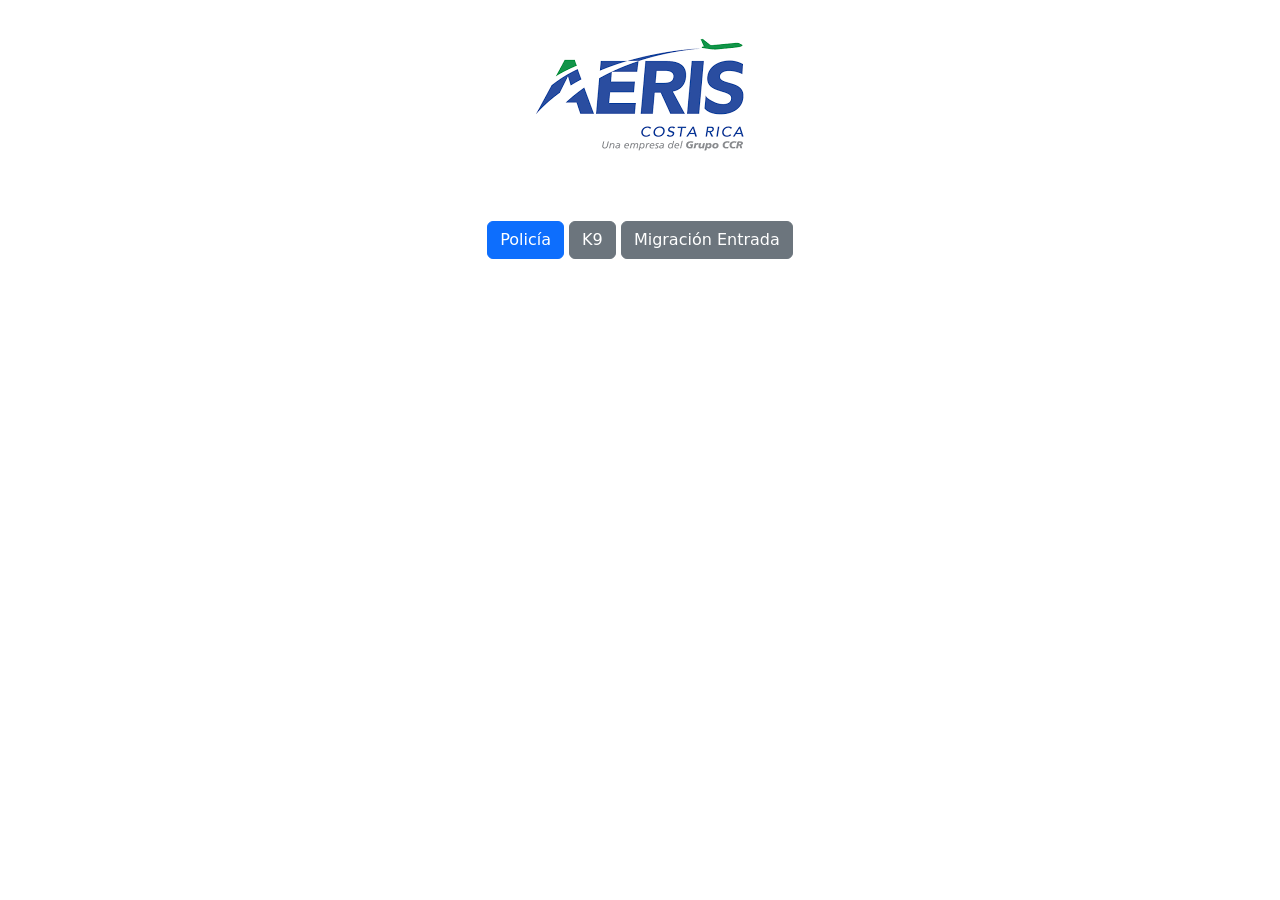
<file: index.html>
<!DOCTYPE html>
<html lang="es">
<head>
    <meta charset="UTF-8">
    <meta name="viewport" content="width=device-width, initial-scale=1.0">
    <title>Enlaces Policía y K9</title>
    <link href="https://cdn.jsdelivr.net/npm/bootstrap@5.3.0/dist/css/bootstrap.min.css" rel="stylesheet">

    <script src="./header/header.js"></script>
</head>
<body>
    <header id="header-container"></header>

    <div class="container text-center mt-5">
        <div class="mt-4">
            <a href="./policia/policia.html" class="btn btn-primary">Policía</a>
            <a href="./k9/k9.html" class="btn btn-secondary">K9</a>
            <a href="./migracionArriba/migracionArriba.html" class="btn btn-secondary">Migración Entrada</a>
        </div>
    </div>

    

    <script src="https://cdn.jsdelivr.net/npm/bootstrap@5.3.0/dist/js/bootstrap.bundle.min.js"></script>
</body>
</html>
</file>
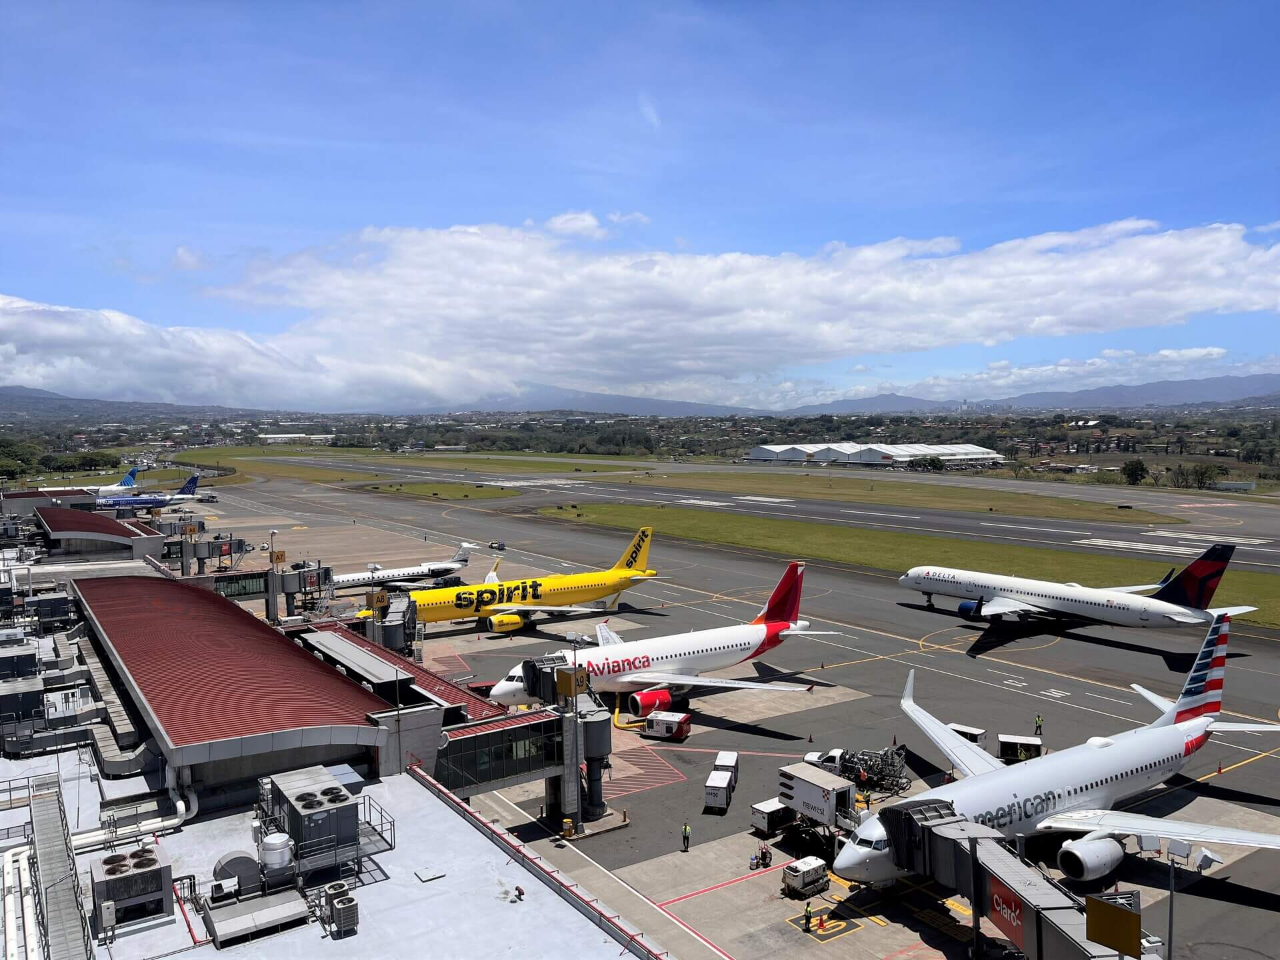
<file: inventario/index.html>
<!DOCTYPE html>
<html lang="es">
<head>
    <meta charset="UTF-8">
    <meta name="viewport" content="width=device-width, initial-scale=1.0">
    <title>Proyecto de Control de Inventario</title>
    <link href="https://cdn.jsdelivr.net/npm/bootstrap@5.3.0/dist/css/bootstrap.min.css" rel="stylesheet">
    <style>
        body {
            background-color: #f8f9fa;
        }
        .container {
            margin-top: 50px;
        }
        .card {
            border-radius: 10px;
        }
        #content {
            display: none;
        }
       

            #btnInicio {
                  position: absolute;
                top: 50%;
                left: 50%;
                transform: translate(-50%, -50%);
                text-align: center;
                font-size: 30px;
       
                }
                
                #imagenFondo{
                    position: absolute;
                    left: 0;
                    top: 0;
                    width: 100%;
                }

                #header{
                 height: 100px;
                 padding-top: 20px;
                }
    </style>
</head>
<body>
    <div class="container text-center">
        <div id="showContent">
            <button class="btn btn-danger" id="btnInicio">
                Aeropuerto Internacional Juan Santamaría 
            </button>
<img src="img7.jpg" id="imagenFondo">

        </div>
    
        <div id="content" >
<div id="header" class="container-fluid bg-danger text-white">
    <h1  class="text-white ">Control de Inventario</h1>
</div>
          
            <div class="row mb-3">
                <div class="col-md-4">
                    <img src="01.png" class="img-fluid rounded shadow" alt="Imagen 1">
                </div>
                <div class="col-md-4">
                    <img src="02.png" class="img-fluid rounded shadow" alt="Imagen 2">
                </div> 
                <div class="col-md-4">
                    <img src="03.png" class="img-fluid rounded shadow" alt="Imagen 3">
                </div>
            </div>
           
            <div class="row" id="contenido">
                <div class="col-md-6">
                    <div class="card shadow p-3">
                        <h3 class="text-primary">Descripción del Funcionamiento</h3>
                        <p>El sistema permitirá escanear códigos de barras para visualizar el inventario en tiempo real. Se podrán registrar entradas y salidas de mercancía de forma inmediata.</p>
                    </div>
                </div>
                <div class="col-md-6">
                    <div class="card shadow p-3">
                        <h3 class="text-primary">Responsabilidad de Gestión</h3>
                        <p>El encargado de la bodega será el único responsable del stock y deberá justificar cualquier discrepancia.</p>
                    </div>
                </div>
            </div>

            <!-- Agregando el nuevo texto aquí, sin eliminar el anterior -->
        

            <!-- El contenido anterior sigue intacto -->
            <div class="row mt-3">
                <div class="col-md-6">
                    <div class="card shadow p-3">
                        <h3 class="text-primary">Acceso y Seguridad</h3>
                        <p>El acceso será delegado por el encargado. Se enviarán alertas en tiempo real para monitoreo eficiente.</p>
                    </div>
                </div>
                <div class="col-md-6">
                    <div class="card shadow p-3">
                        <h3 class="text-primary">Costos y Mantenimiento</h3>
                        <p>El desarrollo es gratuito, pero se cobrará una tarifa mensual de ₢15,000, además del costo anual del servidor de $70, eso monto le tocaria a la empresa pagarlo por año.</p>
                    </div>
                </div>
            </div>

            <div class="row mt-3">
                <div class="col-md-12">
                    <div class="card shadow p-3">
                        <h3 class="text-primary">Funcionamiento del Control de Inventario</h3>
                        <h4  class="text-primary">Acceso Delegado</h4>
                        <p class="text-danger">
                            Solo personas de confianza podrán entrar a la bodega, para así localizar responsables
                            <img src="img5.png" alt="" width="20%">
                          </p>
                        <span>Solo personas de confiaza podran entrar a la bodega </span>
                        <p>El encargado de la bodega es la única persona que tiene la llave. Cuando otra persona, como Lucas o María, necesite acceso, el encargado podrá delegar el acceso presionando un botón en la aplicación (por ejemplo, "Prestar llave a Lucas").</p>
                        <h4  class="text-primary">Registro de Responsabilidad</h4>
                        <p>Cuando el encargado le presta la llave a Lucas, la responsabilidad sobre los artículos y el inventario pasa a Lucas. Esto queda registrado en la aplicación en tiempo real.</p>
                        <h4  class="text-primary">Devolución de la Llave</h4>
                        <p>Cuando Lucas devuelve la llave, la aplicación registra el cambio de responsabilidad de nuevo al encargado. Este seguimiento asegura que la persona que tiene la llave es siempre responsable de las acciones relacionadas con el inventario en ese momento.</p>
                        <h4 class="text-primary">Control de Artículos</h4>
                        <p>Cada vez que se ingrese un artículo (por ejemplo, azúcar), la persona que lo ingresa (como María) debe contar y validar la cantidad. La aplicación muestra la cantidad registrada en el sistema y se comparará con la cantidad real. Si no hay coincidencia, el sistema genera una alerta en tiempo real.</p>
                        <h4  class="text-primary">Investigación de Discrepancias</h4>
                        <p>Si se detecta una discrepancia, la aplicación notifica a los responsables y da inicio a una investigación sobre la causa de la diferencia. Esto ayuda a reducir las pérdidas y a identificar cualquier error o irregularidad de manera más eficiente.</p>
                        <h4  class="text-primary">Alertas en Tiempo Real</h4>
                        <p >Las alertas enviadas por la aplicación permiten monitorear en todo momento el estado del inventario y el acceso a las llaves, facilitando la gestión eficiente y la seguridad.</p>
                    </div>
                </div>
            </div>
        </div>
    </div>
    <script src="https://cdn.jsdelivr.net/npm/bootstrap@5.3.0/dist/js/bootstrap.bundle.min.js"></script>
    <script>
        document.getElementById('showContent').addEventListener('click', function() {
            document.getElementById('content').style.display = 'block';
            document.getElementById('showContent').style.display = 'none';
        });
    </script>
</body>
</html>
</file>
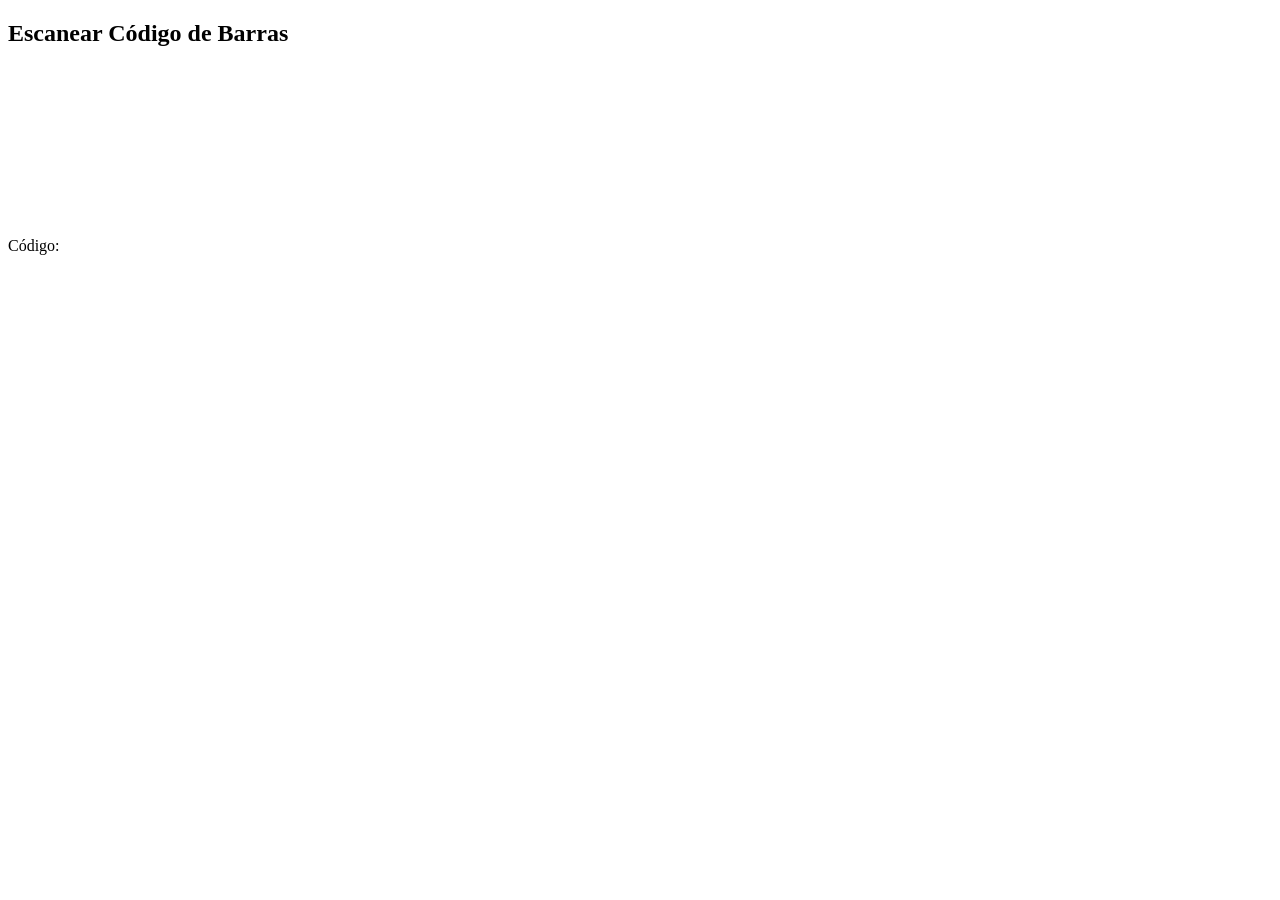
<file: QuaggaJS/index.html>
<!DOCTYPE html>
<html lang="es">
<head>
    <meta charset="UTF-8">
    <meta name="viewport" content="width=device-width, initial-scale=1.0">
    <title>Escáner de Código de Barras</title>
    <script src="https://serratus.github.io/quaggaJS/examples/js/quagga.min.js"></script>
</head>
<body>
    <h2>Escanear Código de Barras</h2>
    <video id="preview"></video>
    <p id="result">Código: <span></span></p>

    <script>
        Quagga.init({
            inputStream: {
                name: "Live",
                type: "LiveStream",
                target: document.querySelector("#preview"), // Elemento de video
                constraints: {
                    width: 480,
                    height: 320,
                    facingMode: "environment" // Usa la cámara trasera
                }
            },
            decoder: {
                readers: ["code_128_reader", "ean_reader", "ean_8_reader", "upc_reader"] // Tipos de códigos de barras
            }
        }, function(err) {
            if (err) {
                console.error("Error al iniciar QuaggaJS:", err);
                return;
            }
            Quagga.start();
        });

        Quagga.onDetected(function(result) {
            document.querySelector("#result span").textContent = result.codeResult.code;
            console.log("Código detectado:", result.codeResult.code);
            Quagga.stop(); // Detiene el escaneo después de detectar un código
        });
    </script>
</body>
</html>
</file>
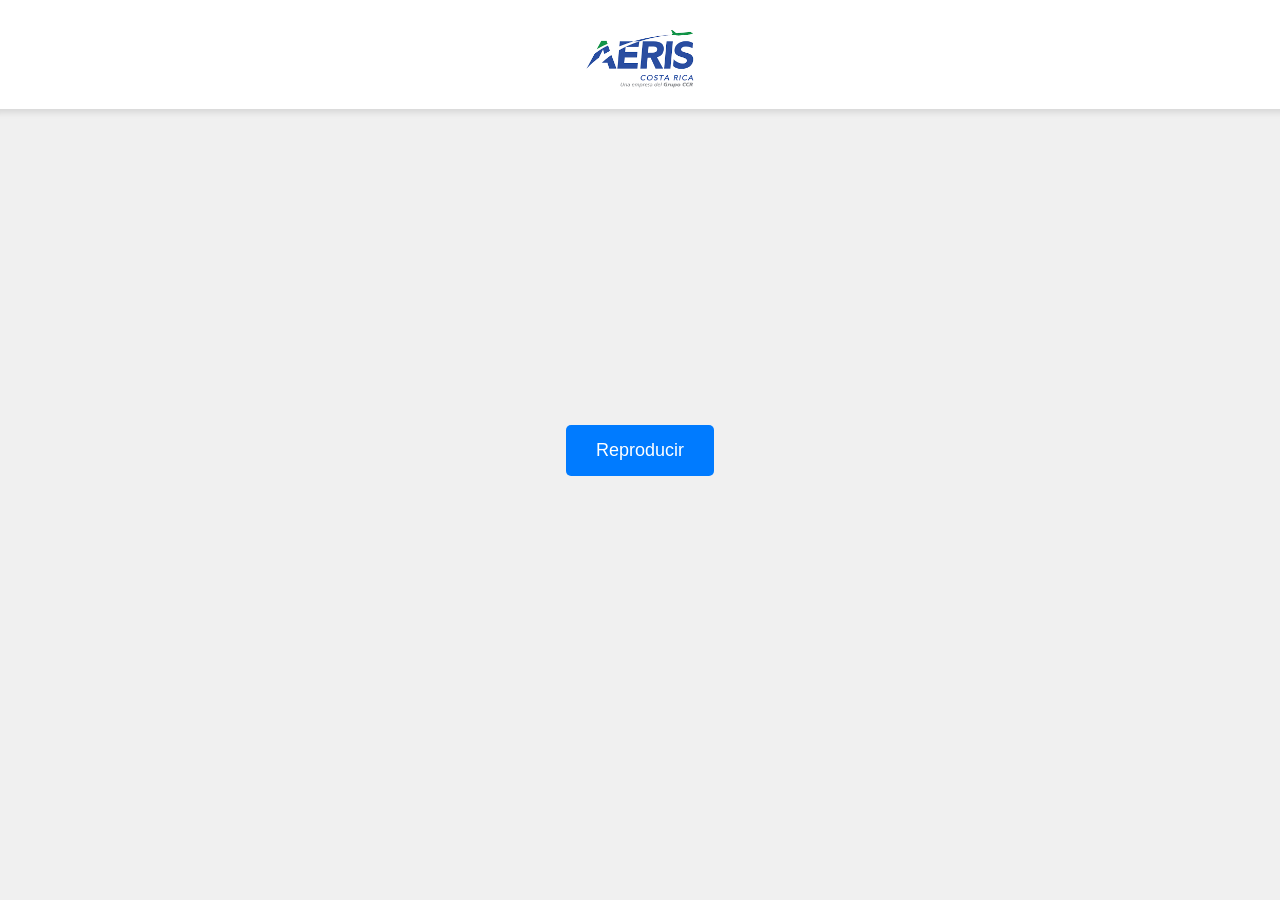
<file: testear/index.html>
<!DOCTYPE html>
<html lang="es">
<head>
    <meta charset="UTF-8">
    <meta name="viewport" content="width=device-width, initial-scale=1.0">
    <title>Reproducir Audios Secuencialmente</title>
    <style>
        body {
            display: flex;
            flex-direction: column;
            justify-content: center;
            align-items: center;
            height: 100vh;
            background-color: #f0f0f0;
            margin: 0;
        }
        header {
            position: absolute;
            top: 0;
            width: 100%;
            display: flex;
            justify-content: center;
            padding: 10px;
            background-color: white;
            box-shadow: 0px 4px 6px rgba(0, 0, 0, 0.1);
        }
        header img {
            max-width: 150px;
            height: auto;
        }
        button {
            padding: 15px 30px;
            font-size: 18px;
            cursor: pointer;
            margin: 10px;
            border: none;
            background-color: #007bff;
            color: white;
            border-radius: 5px;
            transition: background-color 0.3s ease;
        }
        button:hover {
            background-color: #0056b3;
        }
    </style>
</head>
<body>

    <header>
        <img src="aeris.png" alt="Logo">
    </header>

    <button id="controlButton" onclick="iniciarReproduccion()">Reproducir</button>
    
    <audio id="audio1" src="articulos_esp.mp3"></audio>
    <audio id="audio2" src="articulos_ingl.mp3"></audio>
    <audio id="audio3" src="articulos_fran.mp3"></audio>
    <audio id="audio4" src="articulos_port.mp3"></audio>
    
    <script>
        let audios = [];
        let index = 0;
        let reproduciendo = false;

        function iniciarReproduccion() {
            if (reproduciendo) {
                detenerReproduccion();
                return;
            }

            audios = [
                document.getElementById('audio1'),
                document.getElementById('audio2'),
                document.getElementById('audio3'),
                document.getElementById('audio4')
            ];
            index = 0;
            reproduciendo = true;
            document.getElementById('controlButton').textContent = "Stop";

            reproducirSecuencialmente();
        }

        function reproducirSecuencialmente() {
            if (!reproduciendo) return;

            let audioActual = audios[index];
            audioActual.currentTime = 0;
            audioActual.play();

            audioActual.onended = function() {
                index++;
                if (index < audios.length) {
                    reproducirSecuencialmente();
                } else {
                    index = 0;
                    reproducirSecuencialmente();
                }
            };
        }

        function detenerReproduccion() {
            reproduciendo = false;
            audios.forEach(audio => {
                audio.pause();
                audio.currentTime = 0;
            });
            document.getElementById('controlButton').textContent = "Reproducir Audios";
        }
    </script>
</body>
</html>
</file>
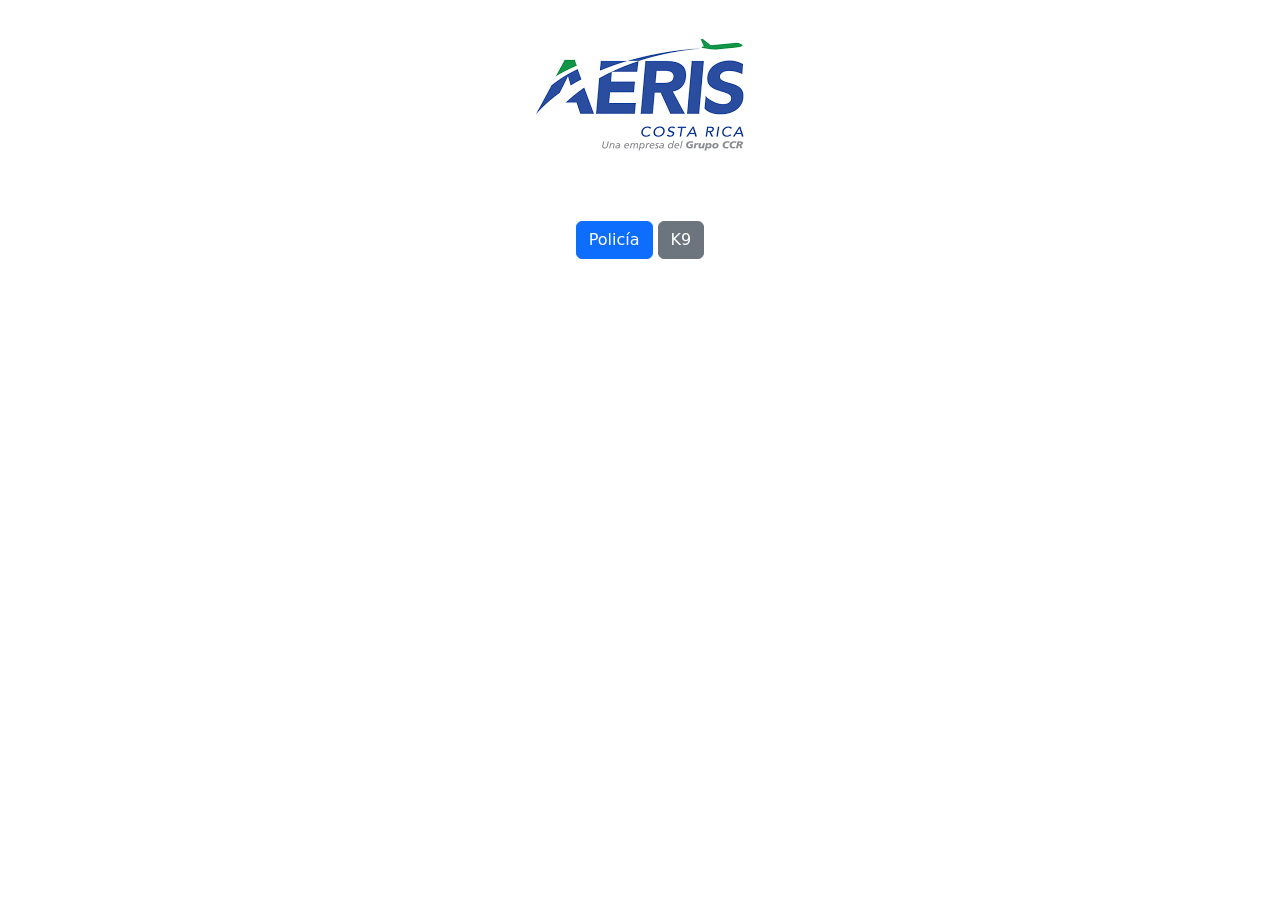
<file: portada.html>
<!DOCTYPE html>
<html lang="es">
<head>
    <meta charset="UTF-8">
    <meta name="viewport" content="width=device-width, initial-scale=1.0">
    <title>Enlaces Policía y K9</title>
    <link href="https://cdn.jsdelivr.net/npm/bootstrap@5.3.0/dist/css/bootstrap.min.css" rel="stylesheet">

    <script src="./header/header.js"></script>
</head>
<body>
    <header id="header-container"></header>

    <div class="container text-center mt-5">
        <div class="mt-4">
            <a href="./policia/policia.html" class="btn btn-primary">Policía</a>
            <a href="./k9/k9.html" class="btn btn-secondary">K9</a>
        </div>
    </div>

    

    <script src="https://cdn.jsdelivr.net/npm/bootstrap@5.3.0/dist/js/bootstrap.bundle.min.js"></script>
</body>
</html>
</file>
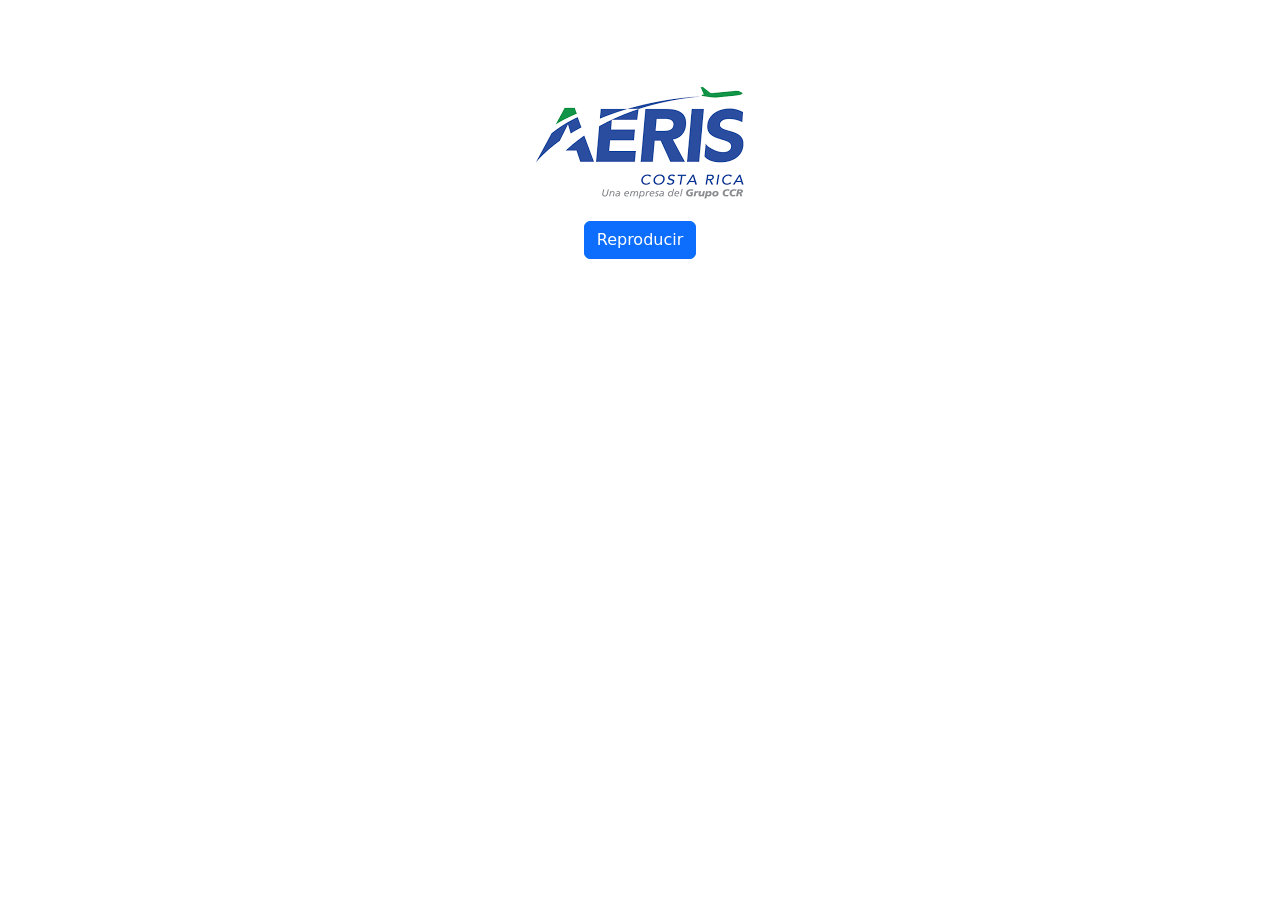
<file: k9/k9.html>
<!DOCTYPE html>
<html lang="es">
<head>
    <meta charset="UTF-8">
    <meta name="viewport" content="width=device-width, initial-scale=1.0">
    <title>Reproducir Audios Secuencialmente</title>
    
    <!-- Agregar Bootstrap -->
    <link href="https://cdn.jsdelivr.net/npm/bootstrap@5.3.0-alpha1/dist/css/bootstrap.min.css" rel="stylesheet">

    <script src="../header/header.js"></script>

</head>
<body>

    <div class="container mt-5 text-center">
        <header id="header-container"></header>

       

        <button id="controlButton" class="btn btn-primary" onclick="iniciarReproduccion()">Reproducir</button>
        
        <div class="mt-4">
            <audio id="audio1" src="articulos_esp.mp3"></audio>
            <audio id="audio2" src="articulos_ingl.mp3"></audio>
            <audio id="audio3" src="articulos_fran.mp3"></audio>
            <audio id="audio4" src="articulos_port.mp3"></audio>
        </div>
    </div>

    <script>
        let audios = [];
        let index = 0;
        let reproduciendo = false;

        function iniciarReproduccion() {
            if (reproduciendo) {
                detenerReproduccion();
                return;
            }

            audios = [
                document.getElementById('audio1'),
                document.getElementById('audio2'),
                document.getElementById('audio3'),
                document.getElementById('audio4')
            ];
            index = 0;
            reproduciendo = true;
            document.getElementById('controlButton').textContent = "Detener";

            reproducirSecuencialmente();
        }

        function reproducirSecuencialmente() {
            if (!reproduciendo) return;

            let audioActual = audios[index];
            audioActual.currentTime = 0;
            audioActual.play();

            audioActual.onended = function() {
                index++;
                if (index < audios.length) {
                    reproducirSecuencialmente();
                } else {
                    index = 0;
                    reproducirSecuencialmente();
                }
            };
        }

        function detenerReproduccion() {
            reproduciendo = false;
            audios.forEach(audio => {
                audio.pause();
                audio.currentTime = 0;
            });
            document.getElementById('controlButton').textContent = "Reproducir Audios";
        }
    </script>

    <!-- Agregar Bootstrap JS -->
    <script src="https://cdn.jsdelivr.net/npm/bootstrap@5.3.0-alpha1/dist/js/bootstrap.bundle.min.js"></script>

</body>
</html>
</file>
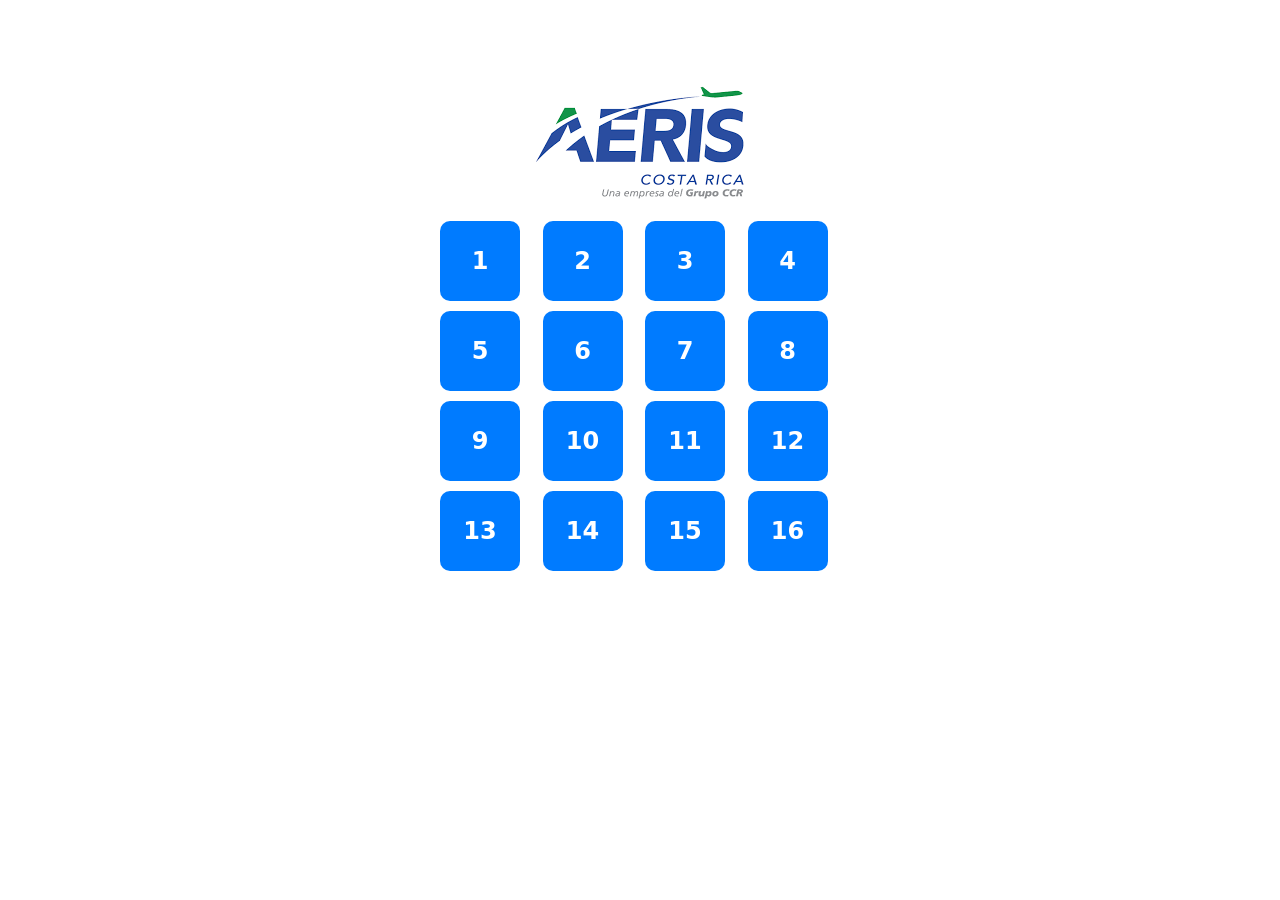
<file: migracionArriba/migracionArriba.html>
<!DOCTYPE html>
<html lang="es">
<head>
    <meta charset="UTF-8">
    <meta name="viewport" content="width=device-width, initial-scale=1.0">
    <title>Reproducir Audios Secuencialmente</title>
    <link rel="stylesheet" href="https://cdn.jsdelivr.net/npm/bootstrap@5.3.0-alpha1/dist/css/bootstrap.min.css">

    <script src="../header/header.js"></script>
    <style>
        .grid-container {
            display: grid;
            grid-template-columns: repeat(4, 1fr);
            gap: 10px;
            max-width: 400px;
            margin: auto;
        }
        .grid-item {
            width: 80px;
            height: 80px;
            display: flex;
            align-items: center;
            justify-content: center;
            background-color: #007bff;
            color: white;
            font-size: 24px;
            font-weight: bold;
            border-radius: 10px;
            cursor: pointer;
        }
    </style>
</head>
<body>
    <div class="container text-center mt-5">
        <header id="header-container"></header>

        <!-- Cuadros numerados -->
        <div class="grid-container">
            <div class="grid-item" onclick="playAudio(1)">1</div>
            <div class="grid-item" onclick="playAudio(2)">2</div>
            <div class="grid-item" onclick="playAudio(3)">3</div>
            <div class="grid-item" onclick="playAudio(4)">4</div>
            <div class="grid-item" onclick="playAudio(5)">5</div>
            <div class="grid-item" onclick="playAudio(6)">6</div>
            <div class="grid-item" onclick="playAudio(7)">7</div>
            <div class="grid-item" onclick="playAudio(8)">8</div>
            <div class="grid-item" onclick="playAudio(9)">9</div>
            <div class="grid-item" onclick="playAudio(10)">10</div>
            <div class="grid-item" onclick="playAudio(11)">11</div>
            <div class="grid-item" onclick="playAudio(12)">12</div>
            <div class="grid-item" onclick="playAudio(13)">13</div>
            <div class="grid-item" onclick="playAudio(14)">14</div>
            <div class="grid-item" onclick="playAudio(15)">15</div>
            <div class="grid-item" onclick="playAudio(16)">16</div>
        </div>
    </div>

    <audio id="audioIngles"></audio>
    <audio id="audioEspayol"></audio>
    <audio id="audioCampana" src="audios/campana.mp3"></audio>
    <script>
  function playAudio(num) {
    let campana = document.getElementById("audioCampana");
    let ingles = document.getElementById("audioIngles");
    let esp = document.getElementById("audioEspayol");
    let button = document.querySelector(`.grid-item:nth-child(${num})`);

    // Cambiar color al hacer clic
    button.style.backgroundColor = "#28a745"; // Verde

    ingles.src = `audios/${num}Ingles.mp3`;
    esp.src = `audios/${num}Espayol.mp3`;

    campana.play();

    campana.onended = function () {
        ingles.play();
    };

    ingles.onended = function () {
        esp.play();
    };

    // Cuando termina el último audio, volver al color original
    esp.onended = function () {
        button.style.backgroundColor = "#007bff"; // Azul original
    };
}
    </script>

    <!-- Bootstrap JS -->
    <script src="https://cdn.jsdelivr.net/npm/bootstrap@5.3.0-alpha1/dist/js/bootstrap.bundle.min.js"></script>
</body>
</html>
</file>
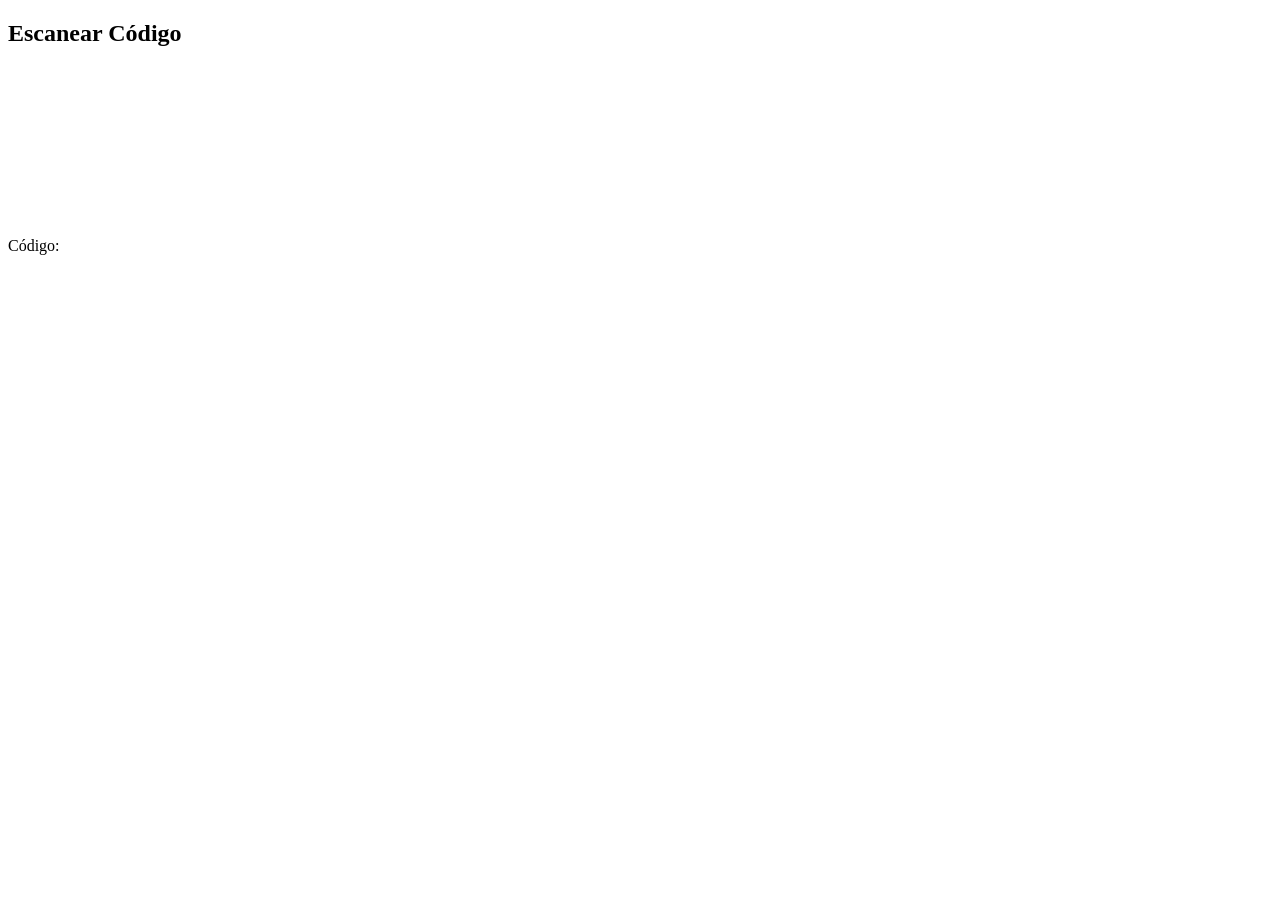
<file: QuaggaJS/opcion01 copy.html>
<!DOCTYPE html>
<html lang="es">
<head>
    <meta charset="UTF-8">
    <meta name="viewport" content="width=device-width, initial-scale=1.0">
    <title>Escanear Código de Barras y QR</title>
</head>
<body>
    <h2>Escanear Código</h2>
    <video id="video" autoplay></video>
    <p id="output">Código: <span></span></p>

    <script>
        async function startScanner() {
            if (!('BarcodeDetector' in window)) {
                alert("Tu navegador no soporta BarcodeDetector.");
                return;
            }

            const video = document.getElementById("video");
            const output = document.getElementById("output").querySelector("span");

            // Acceder a la cámara
            const stream = await navigator.mediaDevices.getUserMedia({ video: { facingMode: "environment" } });
            video.srcObject = stream;

            // Crear detector
            const barcodeDetector = new BarcodeDetector({ formats: ["qr_code", "code_128", "ean_13"] });

            setInterval(async () => {
                const track = stream.getVideoTracks()[0];
                const imageCapture = new ImageCapture(track);
                const bitmap = await imageCapture.grabFrame();

                const barcodes = await barcodeDetector.detect(bitmap);
                if (barcodes.length > 0) {
                    output.textContent = barcodes[0].rawValue;
                    console.log("Código detectado:", barcodes[0].rawValue);
                }
            }, 1000);
        }

        startScanner();
    </script>
</body>
</html>
</file>
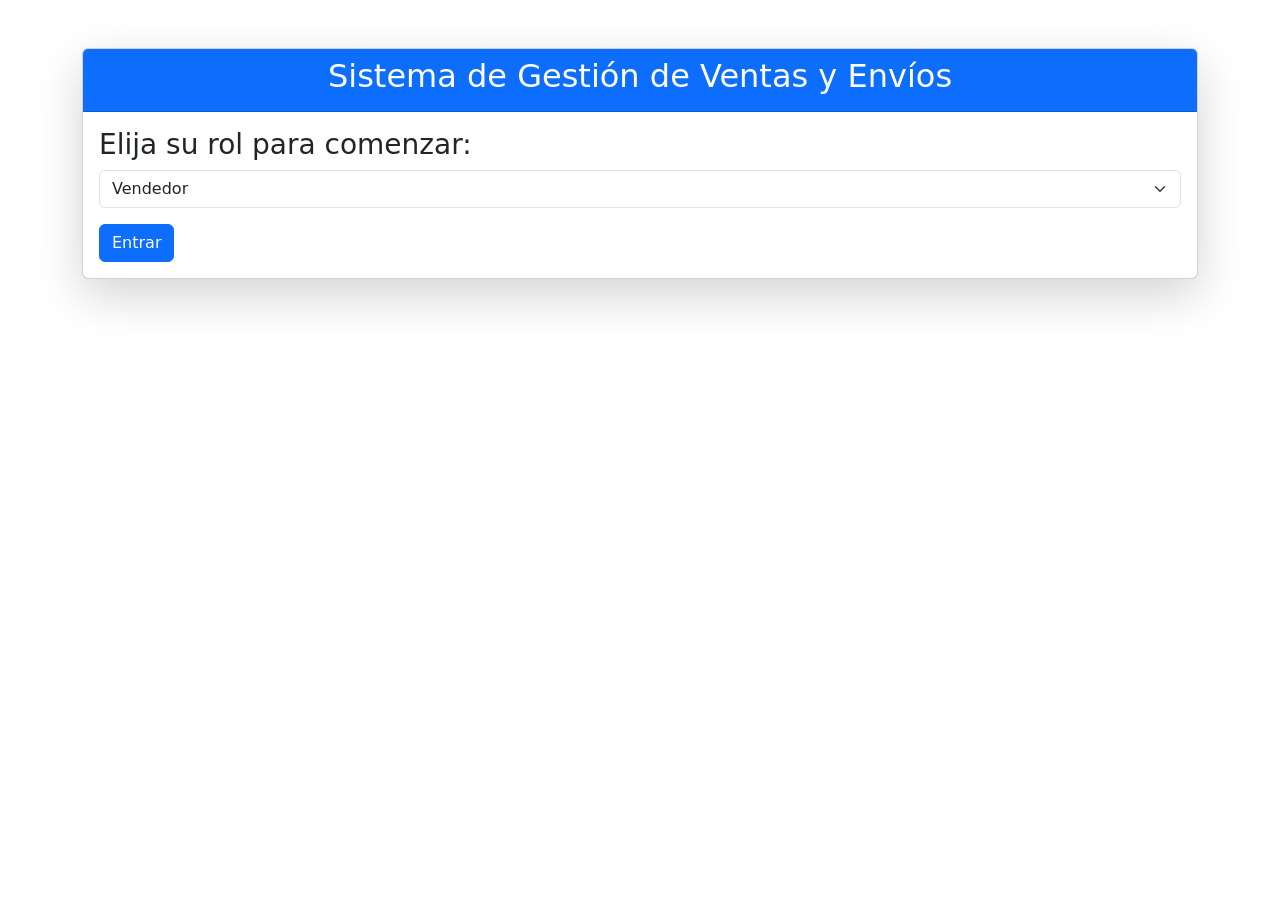
<file: resumen_sistema/plantilla.html>
<!DOCTYPE html>
<html lang="es">
<head>
    <meta charset="UTF-8">
    <meta name="viewport" content="width=device-width, initial-scale=1.0">
    <title>Sistema de Gestión de Ventas y Envíos</title>
    <link href="https://cdn.jsdelivr.net/npm/bootstrap@5.3.0/dist/css/bootstrap.min.css" rel="stylesheet">
    <style>
        .user-section {
            display: none;
        }
        .user-section.active {
            display: block;
        }
    </style>
</head>
<body>
    <div class="container py-5">
        <div class="card shadow-lg">
            <div class="card-header bg-primary text-white text-center">
                <h2>Sistema de Gestión de Ventas y Envíos</h2>
            </div>
            <div class="card-body">
                <h3>Elija su rol para comenzar:</h3>
                <select id="userRole" class="form-select mb-3">
                    <option value="vendedor">Vendedor</option>
                    <option value="cajero">Cajero</option>
                    <option value="mensajero">Mensajero</option>
                    <option value="gerente">Gerente</option>
                    <option value="administrador">Administrador</option>
                </select>
                <button class="btn btn-primary" id="enterBtn">Entrar</button>

                <div class="user-section" id="vendedorSection">
                    <h4>Vendedor - Acciones</h4>
                    <button class="btn btn-success" onclick="registerOrder()">Registrar Pedido</button>
                    <button class="btn btn-info" onclick="viewReports()">Ver Reportes de Ventas</button>
                </div>

                <div class="user-section" id="cajeroSection">
                    <h4>Cajero - Acciones</h4>
                    <button class="btn btn-primary" onclick="manageInventory()">Gestionar Inventario</button>
                    <button class="btn btn-success" onclick="registerPayment()">Registrar Pago</button>
                    <button class="btn btn-warning" onclick="generateReport()">Generar Reporte de Pagos</button>
                </div>

                <div class="user-section" id="mensajeroSection">
                    <h4>Mensajero - Acciones</h4>
                    <button class="btn btn-info" onclick="confirmDelivery()">Confirmar Entrega</button>
                </div>

                <div class="user-section" id="gerenteSection">
                    <h4>Gerente - Acciones</h4>
                    <button class="btn btn-secondary" onclick="viewAllReports()">Ver Todos los Reportes</button>
                </div>

                <div class="user-section" id="adminSection">
                    <h4>Administrador - Acciones</h4>
                    <button class="btn btn-danger" onclick="manageUsers()">Gestionar Usuarios</button>
                    <button class="btn btn-dark" onclick="viewSystemReports()">Ver Reportes del Sistema</button>
                </div>
            </div>
        </div>
    </div>

    <script>
        // Simula el login y la carga de roles
        document.getElementById('enterBtn').addEventListener('click', function() {
            const role = document.getElementById('userRole').value;
            localStorage.setItem('role', role);
            loadUserRole();
        });

        // Cargar el rol del usuario desde localStorage
        document.addEventListener("DOMContentLoaded", function() {
            const savedRole = localStorage.getItem('role');
            if (savedRole) {
                document.getElementById('userRole').value = savedRole;
                loadUserRole();
            }
        });

        function loadUserRole() {
            const role = localStorage.getItem('role');
            
            // Ocultar todas las secciones
            const sections = document.querySelectorAll('.user-section');
            sections.forEach(section => section.classList.remove('active'));

            // Mostrar solo la sección correspondiente al rol
            const activeSection = document.getElementById(`${role}Section`);
            if (activeSection) {
                activeSection.classList.add('active');
            }
        }

        // Funciones para las acciones de cada rol

        function registerOrder() {
            alert('Pedido registrado por el Vendedor.');
            // Aquí se puede agregar lógica para registrar un pedido en el sistema
        }

        function viewReports() {
            alert('Mostrando reportes de ventas y envíos para el Vendedor.');
            // Aquí se puede agregar lógica para mostrar reportes de ventas
        }

        function manageInventory() {
            alert('Gestionando inventario por el Cajero.');
            // Aquí se puede agregar lógica para gestionar inventario
        }

        function registerPayment() {
            alert('Pago registrado por el Cajero.');
            // Aquí se puede agregar lógica para registrar un pago
        }

        function generateReport() {
            alert('Generando reporte de pagos y cuadre de mensajeros.');
            // Aquí se puede agregar lógica para generar reportes
        }

        function confirmDelivery() {
            alert('Confirmación de entrega realizada por el Mensajero.');
            // Aquí se puede agregar lógica para confirmar una entrega
        }

        function viewAllReports() {
            alert('Mostrando todos los reportes para el Gerente.');
            // Aquí se puede agregar lógica para mostrar todos los reportes
        }

        function manageUsers() {
            alert('Gestión de usuarios por el Administrador.');
            // Aquí se puede agregar lógica para gestionar usuarios
        }

        function viewSystemReports() {
            alert('Mostrando reportes del sistema para el Administrador.');
            // Aquí se puede agregar lógica para mostrar reportes del sistema
        }
    </script>

    <script src="https://cdn.jsdelivr.net/npm/bootstrap@5.3.0/dist/js/bootstrap.bundle.min.js"></script>
</body>
</html>
</file>
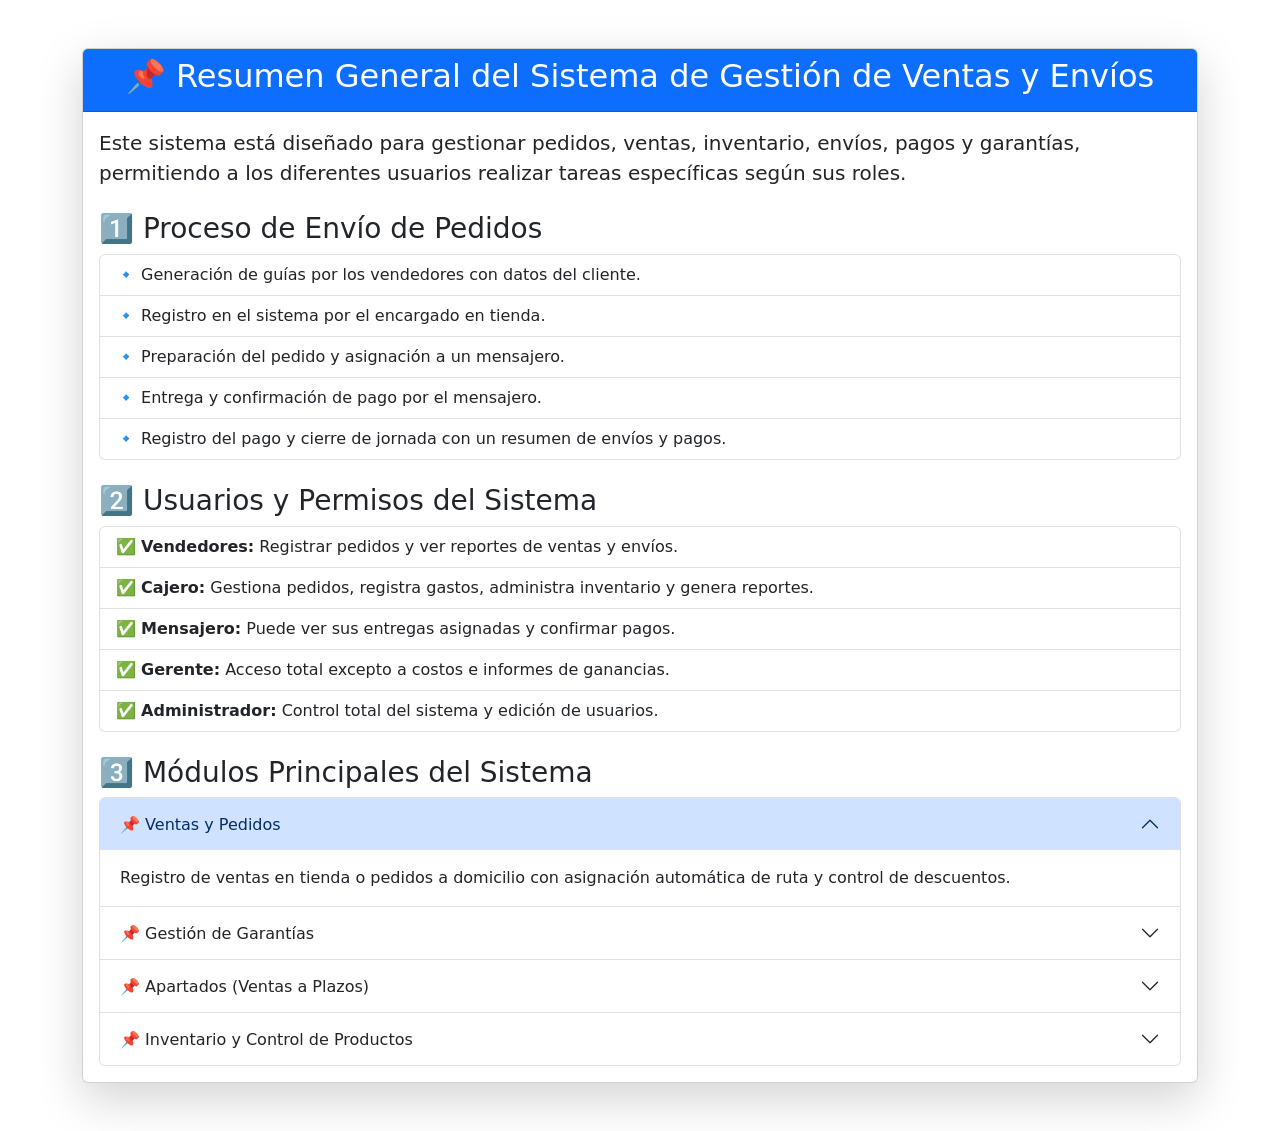
<file: resumen_sistema/resumen.html>
<!DOCTYPE html>
<html lang="es">
<head>
    <meta charset="UTF-8">
    <meta name="viewport" content="width=device-width, initial-scale=1.0">
    <title>Resumen del Sistema de Gestión</title>
    <link href="https://cdn.jsdelivr.net/npm/bootstrap@5.3.0/dist/css/bootstrap.min.css" rel="stylesheet">
</head>
<body>
    <div class="container py-5">
        <div class="card shadow-lg">
            <div class="card-header bg-primary text-white text-center">
                <h2>📌 Resumen General del Sistema de Gestión de Ventas y Envíos</h2>
            </div>
            <div class="card-body">
                <p class="lead">Este sistema está diseñado para gestionar pedidos, ventas, inventario, envíos, pagos y garantías, permitiendo a los diferentes usuarios realizar tareas específicas según sus roles.</p>
                
                <h3 class="mt-4">1️⃣ Proceso de Envío de Pedidos</h3>
                <ul class="list-group mb-3">
                    <li class="list-group-item">🔹 Generación de guías por los vendedores con datos del cliente.</li>
                    <li class="list-group-item">🔹 Registro en el sistema por el encargado en tienda.</li>
                    <li class="list-group-item">🔹 Preparación del pedido y asignación a un mensajero.</li>
                    <li class="list-group-item">🔹 Entrega y confirmación de pago por el mensajero.</li>
                    <li class="list-group-item">🔹 Registro del pago y cierre de jornada con un resumen de envíos y pagos.</li>
                </ul>

                <h3 class="mt-4">2️⃣ Usuarios y Permisos del Sistema</h3>
                <ul class="list-group mb-3">
                    <li class="list-group-item">✅ <strong>Vendedores:</strong> Registrar pedidos y ver reportes de ventas y envíos.</li>
                    <li class="list-group-item">✅ <strong>Cajero:</strong> Gestiona pedidos, registra gastos, administra inventario y genera reportes.</li>
                    <li class="list-group-item">✅ <strong>Mensajero:</strong> Puede ver sus entregas asignadas y confirmar pagos.</li>
                    <li class="list-group-item">✅ <strong>Gerente:</strong> Acceso total excepto a costos e informes de ganancias.</li>
                    <li class="list-group-item">✅ <strong>Administrador:</strong> Control total del sistema y edición de usuarios.</li>
                </ul>
                
                <h3 class="mt-4">3️⃣ Módulos Principales del Sistema</h3>
                <div class="accordion" id="modulesAccordion">
                    <div class="accordion-item">
                        <h2 class="accordion-header">
                            <button class="accordion-button" type="button" data-bs-toggle="collapse" data-bs-target="#ventas">
                                📌 Ventas y Pedidos
                            </button>
                        </h2>
                        <div id="ventas" class="accordion-collapse collapse show" data-bs-parent="#modulesAccordion">
                            <div class="accordion-body">
                                Registro de ventas en tienda o pedidos a domicilio con asignación automática de ruta y control de descuentos.
                            </div>
                        </div>
                    </div>
                    <div class="accordion-item">
                        <h2 class="accordion-header">
                            <button class="accordion-button collapsed" type="button" data-bs-toggle="collapse" data-bs-target="#garantias">
                                📌 Gestión de Garantías
                            </button>
                        </h2>
                        <div id="garantias" class="accordion-collapse collapse" data-bs-parent="#modulesAccordion">
                            <div class="accordion-body">
                                Registro de productos con problemas, descuento automático de inventario y reportes de productos en garantía.
                            </div>
                        </div>
                    </div>
                    <div class="accordion-item">
                        <h2 class="accordion-header">
                            <button class="accordion-button collapsed" type="button" data-bs-toggle="collapse" data-bs-target="#apartados">
                                📌 Apartados (Ventas a Plazos)
                            </button>
                        </h2>
                        <div id="apartados" class="accordion-collapse collapse" data-bs-parent="#modulesAccordion">
                            <div class="accordion-body">
                                Registro de boletas de apartado, generación de ticket de compra al completar el pago y reportes detallados.
                            </div>
                        </div>
                    </div>
                    <div class="accordion-item">
                        <h2 class="accordion-header">
                            <button class="accordion-button collapsed" type="button" data-bs-toggle="collapse" data-bs-target="#inventario">
                                📌 Inventario y Control de Productos
                            </button>
                        </h2>
                        <div id="inventario" class="accordion-collapse collapse" data-bs-parent="#modulesAccordion">
                            <div class="accordion-body">
                                Registro y administración de productos, diferenciación de precios y reportes de inventario.
                            </div>
                        </div>
                    </div>
                </div>
                
              
           
            </div>
        </div>
    </div>

    <script src="https://cdn.jsdelivr.net/npm/bootstrap@5.3.0/dist/js/bootstrap.bundle.min.js"></script>
</body>
</html>
</file>
